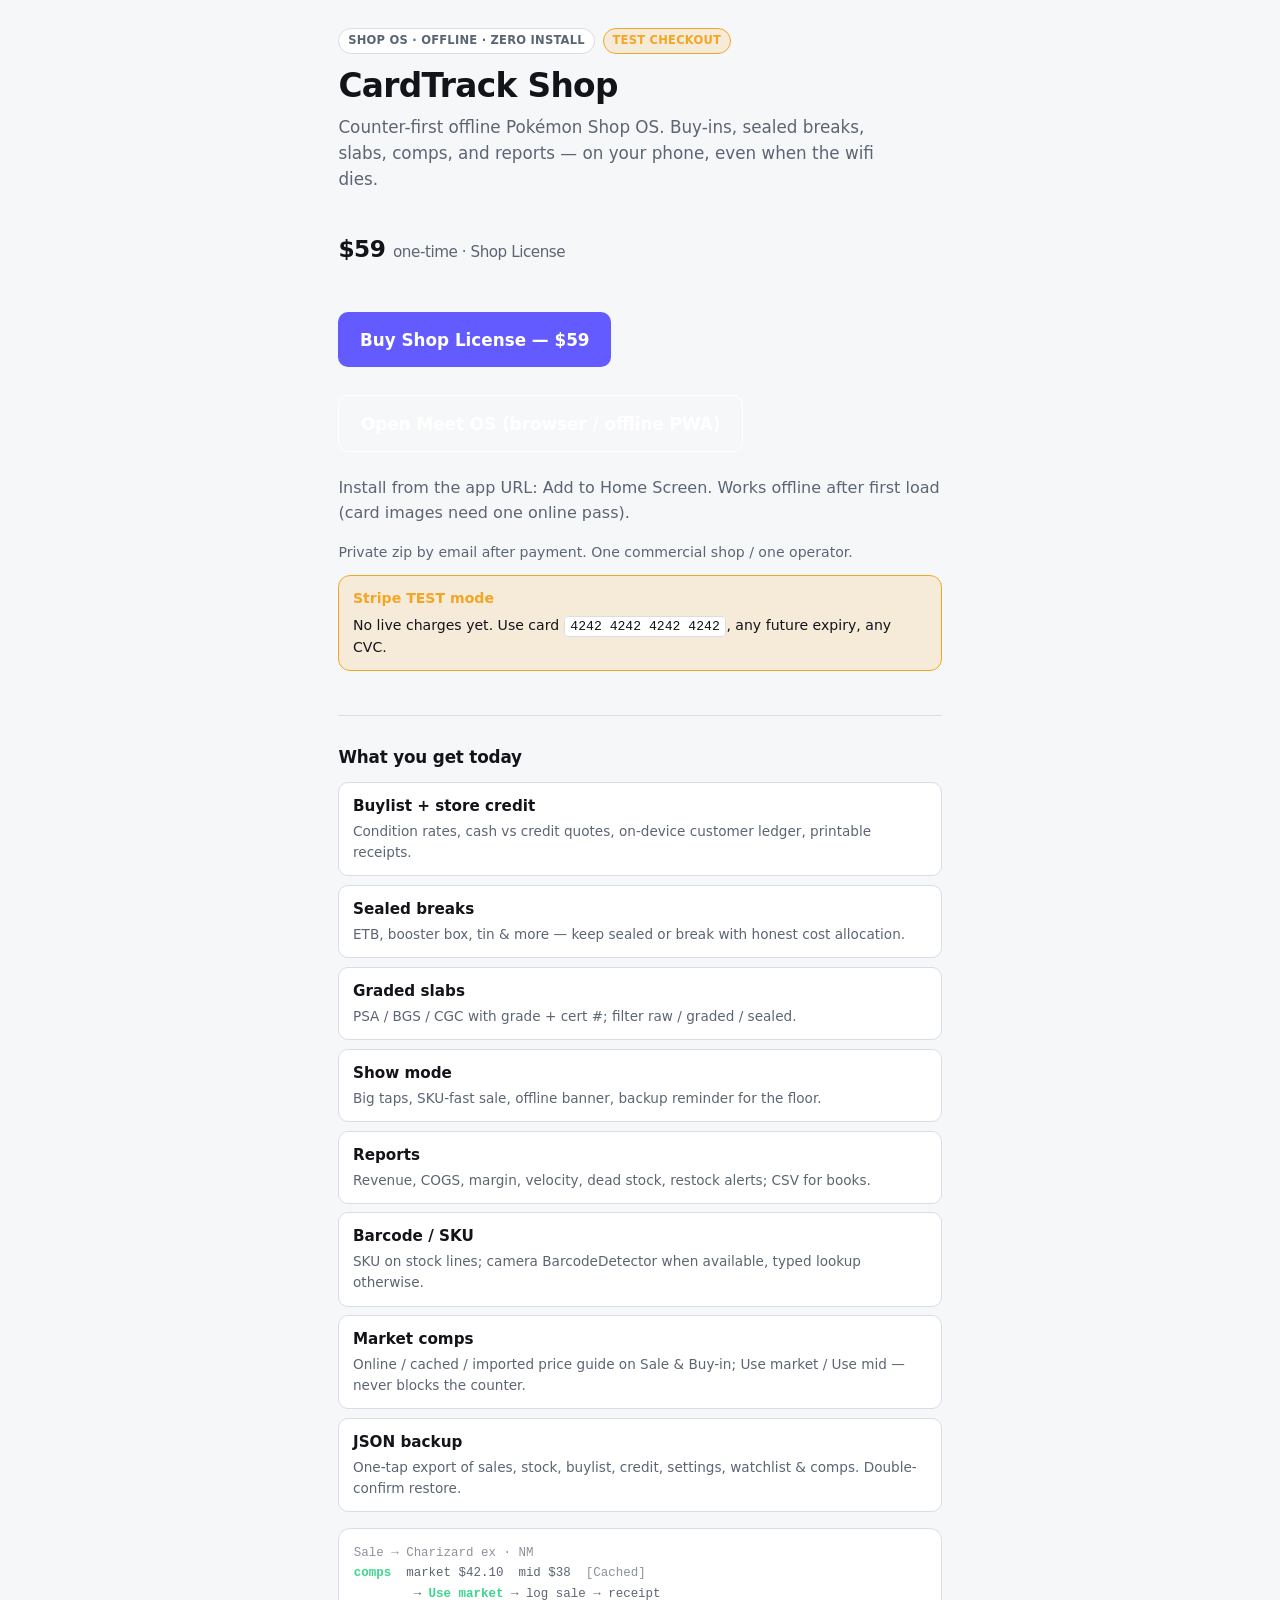
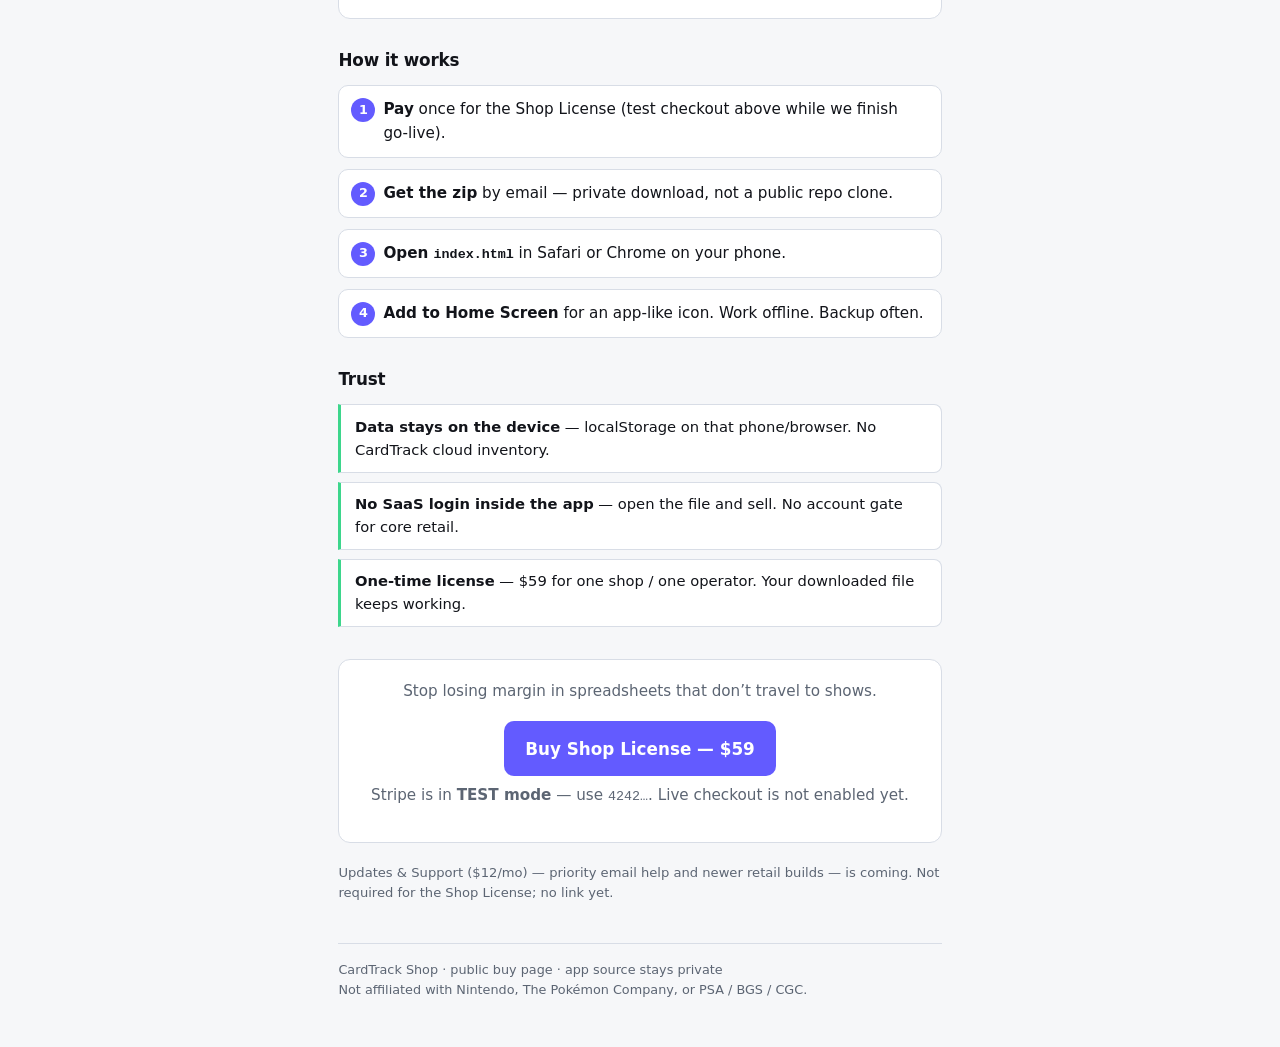
<file: index.html>
<!DOCTYPE html>
<html lang="en">
<head>
  <meta charset="utf-8" />
  <meta name="viewport" content="width=device-width, initial-scale=1" />
  <meta name="description" content="CardTrack Shop — counter-first offline Pokémon retail OS. Buylist, store credit, sealed breaks, slabs, market comps. $59 one-time." />
  <title>CardTrack Shop — Offline Pokémon Shop OS</title>
  <style>
    :root {
      color-scheme: light dark;
      --bg: #0f1115;
      --bg-elev: #171a21;
      --text: #e8eaed;
      --muted: #9aa3b2;
      --line: #2a3140;
      --accent: #635bff;
      --accent-hover: #7a73ff;
      --ok: #3dd68c;
      --warn: #f5a524;
      --warn-bg: rgba(245, 165, 36, 0.12);
      --card: #1c212b;
      --radius: 12px;
      --max: 40rem;
      font-family: ui-sans-serif, system-ui, -apple-system, "Segoe UI", Roboto, sans-serif;
    }
    @media (prefers-color-scheme: light) {
      :root {
        --bg: #f6f7f9;
        --bg-elev: #fff;
        --text: #12141a;
        --muted: #5c6573;
        --line: #d8dde6;
        --card: #fff;
        --warn-bg: rgba(245, 165, 36, 0.15);
      }
    }
    * { box-sizing: border-box; }
    body {
      margin: 0;
      background: var(--bg);
      color: var(--text);
      line-height: 1.55;
      font-size: 1rem;
      -webkit-font-smoothing: antialiased;
    }
    a { color: var(--accent); }
    .wrap {
      max-width: var(--max);
      margin: 0 auto;
      padding: 1.25rem 1.15rem 3rem;
    }
    header {
      padding: 0.5rem 0 1.25rem;
      border-bottom: 1px solid var(--line);
      margin-bottom: 1.5rem;
    }
    .row {
      display: flex;
      flex-wrap: wrap;
      gap: 0.5rem;
      align-items: center;
      margin-bottom: 0.85rem;
    }
    .pill {
      display: inline-block;
      font-size: 0.72rem;
      font-weight: 600;
      letter-spacing: 0.02em;
      text-transform: uppercase;
      padding: 0.2rem 0.55rem;
      border-radius: 999px;
      border: 1px solid var(--line);
      color: var(--muted);
      background: var(--bg-elev);
    }
    .pill.test {
      color: var(--warn);
      border-color: var(--warn);
      background: var(--warn-bg);
    }
    h1 {
      font-size: clamp(1.65rem, 5vw, 2.05rem);
      line-height: 1.15;
      margin: 0 0 0.5rem;
      letter-spacing: -0.02em;
    }
    .lede {
      margin: 0 0 1rem;
      font-size: 1.05rem;
      color: var(--muted);
      max-width: 34rem;
    }
    .price-block {
      display: flex;
      flex-wrap: wrap;
      align-items: baseline;
      gap: 0.5rem 0.85rem;
      margin-bottom: 1.15rem;
    }
    .price {
      font-size: 1.45rem;
      font-weight: 700;
      letter-spacing: -0.02em;
    }
    .price span { font-weight: 500; color: var(--muted); font-size: 0.95rem; }
    .buy {
      display: inline-flex;
      align-items: center;
      justify-content: center;
      gap: 0.4rem;
      margin: 0.25rem 0 0.5rem;
      padding: 0.9rem 1.35rem;
      background: var(--accent);
      color: #fff !important;
      text-decoration: none;
      border-radius: 10px;
      font-weight: 650;
      font-size: 1.05rem;
      border: none;
      min-height: 48px;
      transition: background 0.15s ease;
    }
    .buy:hover, .buy:focus-visible { background: var(--accent-hover); outline: none; }
    .buy-note {
      margin: 0 0 0.75rem;
      font-size: 0.88rem;
      color: var(--muted);
    }
    .test-banner {
      display: flex;
      flex-wrap: wrap;
      gap: 0.35rem 0.75rem;
      align-items: center;
      padding: 0.7rem 0.85rem;
      border-radius: var(--radius);
      border: 1px solid var(--warn);
      background: var(--warn-bg);
      font-size: 0.88rem;
      margin: 0.75rem 0 1.5rem;
    }
    .test-banner strong { color: var(--warn); }
    .test-banner code {
      font-size: 0.82rem;
      padding: 0.1rem 0.35rem;
      border-radius: 4px;
      background: var(--bg-elev);
      border: 1px solid var(--line);
    }
    h2 {
      font-size: 1.05rem;
      margin: 1.75rem 0 0.75rem;
      letter-spacing: -0.01em;
    }
    .features {
      list-style: none;
      padding: 0;
      margin: 0;
      display: grid;
      gap: 0.55rem;
    }
    .features li {
      padding: 0.75rem 0.85rem;
      background: var(--card);
      border: 1px solid var(--line);
      border-radius: 10px;
      font-size: 0.95rem;
    }
    .features strong { font-weight: 650; }
    .features .hint { display: block; color: var(--muted); font-size: 0.85rem; margin-top: 0.15rem; }
    .demo {
      margin: 1rem 0 0;
      padding: 0.85rem 0.9rem;
      background: var(--bg-elev);
      border: 1px solid var(--line);
      border-radius: var(--radius);
      font-family: ui-monospace, SFMono-Regular, Menlo, Consolas, monospace;
      font-size: 0.78rem;
      line-height: 1.65;
      color: var(--muted);
      overflow-x: auto;
      white-space: pre;
    }
    .demo .hi { color: var(--ok); font-weight: 600; }
    .demo .dim { opacity: 0.7; }
    .steps {
      counter-reset: step;
      list-style: none;
      padding: 0;
      margin: 0;
      display: grid;
      gap: 0.65rem;
    }
    .steps li {
      position: relative;
      padding: 0.75rem 0.85rem 0.75rem 2.75rem;
      background: var(--card);
      border: 1px solid var(--line);
      border-radius: 10px;
      font-size: 0.95rem;
    }
    .steps li::before {
      counter-increment: step;
      content: counter(step);
      position: absolute;
      left: 0.75rem;
      top: 0.75rem;
      width: 1.5rem;
      height: 1.5rem;
      border-radius: 999px;
      background: var(--accent);
      color: #fff;
      font-size: 0.8rem;
      font-weight: 700;
      display: flex;
      align-items: center;
      justify-content: center;
      line-height: 1;
    }
    .trust {
      display: grid;
      gap: 0.55rem;
      margin: 0;
      padding: 0;
      list-style: none;
    }
    .trust li {
      padding: 0.65rem 0.85rem;
      border-left: 3px solid var(--ok);
      background: var(--card);
      border-radius: 0 8px 8px 0;
      border-top: 1px solid var(--line);
      border-right: 1px solid var(--line);
      border-bottom: 1px solid var(--line);
      font-size: 0.92rem;
    }
    .cta-footer {
      margin-top: 2rem;
      padding: 1.25rem 1rem;
      border: 1px solid var(--line);
      border-radius: var(--radius);
      background: var(--bg-elev);
      text-align: center;
    }
    .cta-footer p { margin: 0 0 0.85rem; color: var(--muted); font-size: 0.95rem; }
    .muted { color: var(--muted); }
    .fine {
      margin-top: 1.25rem;
      font-size: 0.82rem;
      color: var(--muted);
    }
    footer {
      margin-top: 2.5rem;
      padding-top: 1rem;
      border-top: 1px solid var(--line);
      font-size: 0.8rem;
      color: var(--muted);
    }
    code { font-family: ui-monospace, SFMono-Regular, Menlo, Consolas, monospace; font-size: 0.88em; }
  </style>
</head>
<body>
  <div class="wrap">
    <header>
      <div class="row">
        <span class="pill">Shop OS · offline · zero install</span>
        <span class="pill test">Test checkout</span>
      </div>
      <h1>CardTrack Shop</h1>
      <p class="lede">Counter-first offline Pokémon Shop OS. Buy-ins, sealed breaks, slabs, comps, and reports — on your phone, even when the wifi dies.</p>
      <div class="price-block">
        <p class="price">$59 <span>one-time · Shop License</span></p>
      </div>
      <a class="buy" href="https://buy.stripe.com/test_fZudR91570rVbmng12eAg00">Buy Shop License — $59</a>
  <p style="margin-top:1rem"><a class="buy" style="background:transparent;border:1px solid currentColor;color:inherit" href="./app/">Open Meet OS (browser / offline PWA)</a></p>
  <p class="note muted">Install from the app URL: Add to Home Screen. Works offline after first load (card images need one online pass).</p>

      <p class="buy-note">Private zip by email after payment. One commercial shop / one operator.</p>
      <div class="test-banner" role="status">
        <strong>Stripe TEST mode</strong>
        <span>No live charges yet. Use card <code>4242 4242 4242 4242</code>, any future expiry, any CVC.</span>
      </div>
    </header>

    <h2>What you get today</h2>
    <ul class="features">
      <li>
        <strong>Buylist + store credit</strong>
        <span class="hint">Condition rates, cash vs credit quotes, on-device customer ledger, printable receipts.</span>
      </li>
      <li>
        <strong>Sealed breaks</strong>
        <span class="hint">ETB, booster box, tin &amp; more — keep sealed or break with honest cost allocation.</span>
      </li>
      <li>
        <strong>Graded slabs</strong>
        <span class="hint">PSA / BGS / CGC with grade + cert #; filter raw / graded / sealed.</span>
      </li>
      <li>
        <strong>Show mode</strong>
        <span class="hint">Big taps, SKU-fast sale, offline banner, backup reminder for the floor.</span>
      </li>
      <li>
        <strong>Reports</strong>
        <span class="hint">Revenue, COGS, margin, velocity, dead stock, restock alerts; CSV for books.</span>
      </li>
      <li>
        <strong>Barcode / SKU</strong>
        <span class="hint">SKU on stock lines; camera BarcodeDetector when available, typed lookup otherwise.</span>
      </li>
      <li>
        <strong>Market comps</strong>
        <span class="hint">Online / cached / imported price guide on Sale &amp; Buy-in; Use market / Use mid — never blocks the counter.</span>
      </li>
      <li>
        <strong>JSON backup</strong>
        <span class="hint">One-tap export of sales, stock, buylist, credit, settings, watchlist &amp; comps. Double-confirm restore.</span>
      </li>
    </ul>

    <pre class="demo" aria-label="Demo strip: sale with market comps"><span class="dim">Sale → Charizard ex · NM</span>
<span class="hi">comps</span>  market $42.10  mid $38  <span class="dim">[Cached]</span>
        → <span class="hi">Use market</span> → log sale → receipt</pre>

    <h2>How it works</h2>
    <ol class="steps">
      <li><strong>Pay</strong> once for the Shop License (test checkout above while we finish go-live).</li>
      <li><strong>Get the zip</strong> by email — private download, not a public repo clone.</li>
      <li><strong>Open <code>index.html</code></strong> in Safari or Chrome on your phone.</li>
      <li><strong>Add to Home Screen</strong> for an app-like icon. Work offline. Backup often.</li>
    </ol>

    <h2>Trust</h2>
    <ul class="trust">
      <li><strong>Data stays on the device</strong> — localStorage on that phone/browser. No CardTrack cloud inventory.</li>
      <li><strong>No SaaS login inside the app</strong> — open the file and sell. No account gate for core retail.</li>
      <li><strong>One-time license</strong> — $59 for one shop / one operator. Your downloaded file keeps working.</li>
    </ul>

    <div class="cta-footer">
      <p>Stop losing margin in spreadsheets that don’t travel to shows.</p>
      <a class="buy" href="https://buy.stripe.com/test_fZudR91570rVbmng12eAg00">Buy Shop License — $59</a>
      <p class="fine muted">Stripe is in <strong>TEST mode</strong> — use <code>4242…</code>. Live checkout is not enabled yet.</p>
    </div>

    <p class="fine muted">Updates &amp; Support ($12/mo) — priority email help and newer retail builds — is coming. Not required for the Shop License; no link yet.</p>

    <footer>
      CardTrack Shop · public buy page · app source stays private<br />
      Not affiliated with Nintendo, The Pokémon Company, or PSA / BGS / CGC.
    </footer>
  </div>
</body>
</html>
</file>
